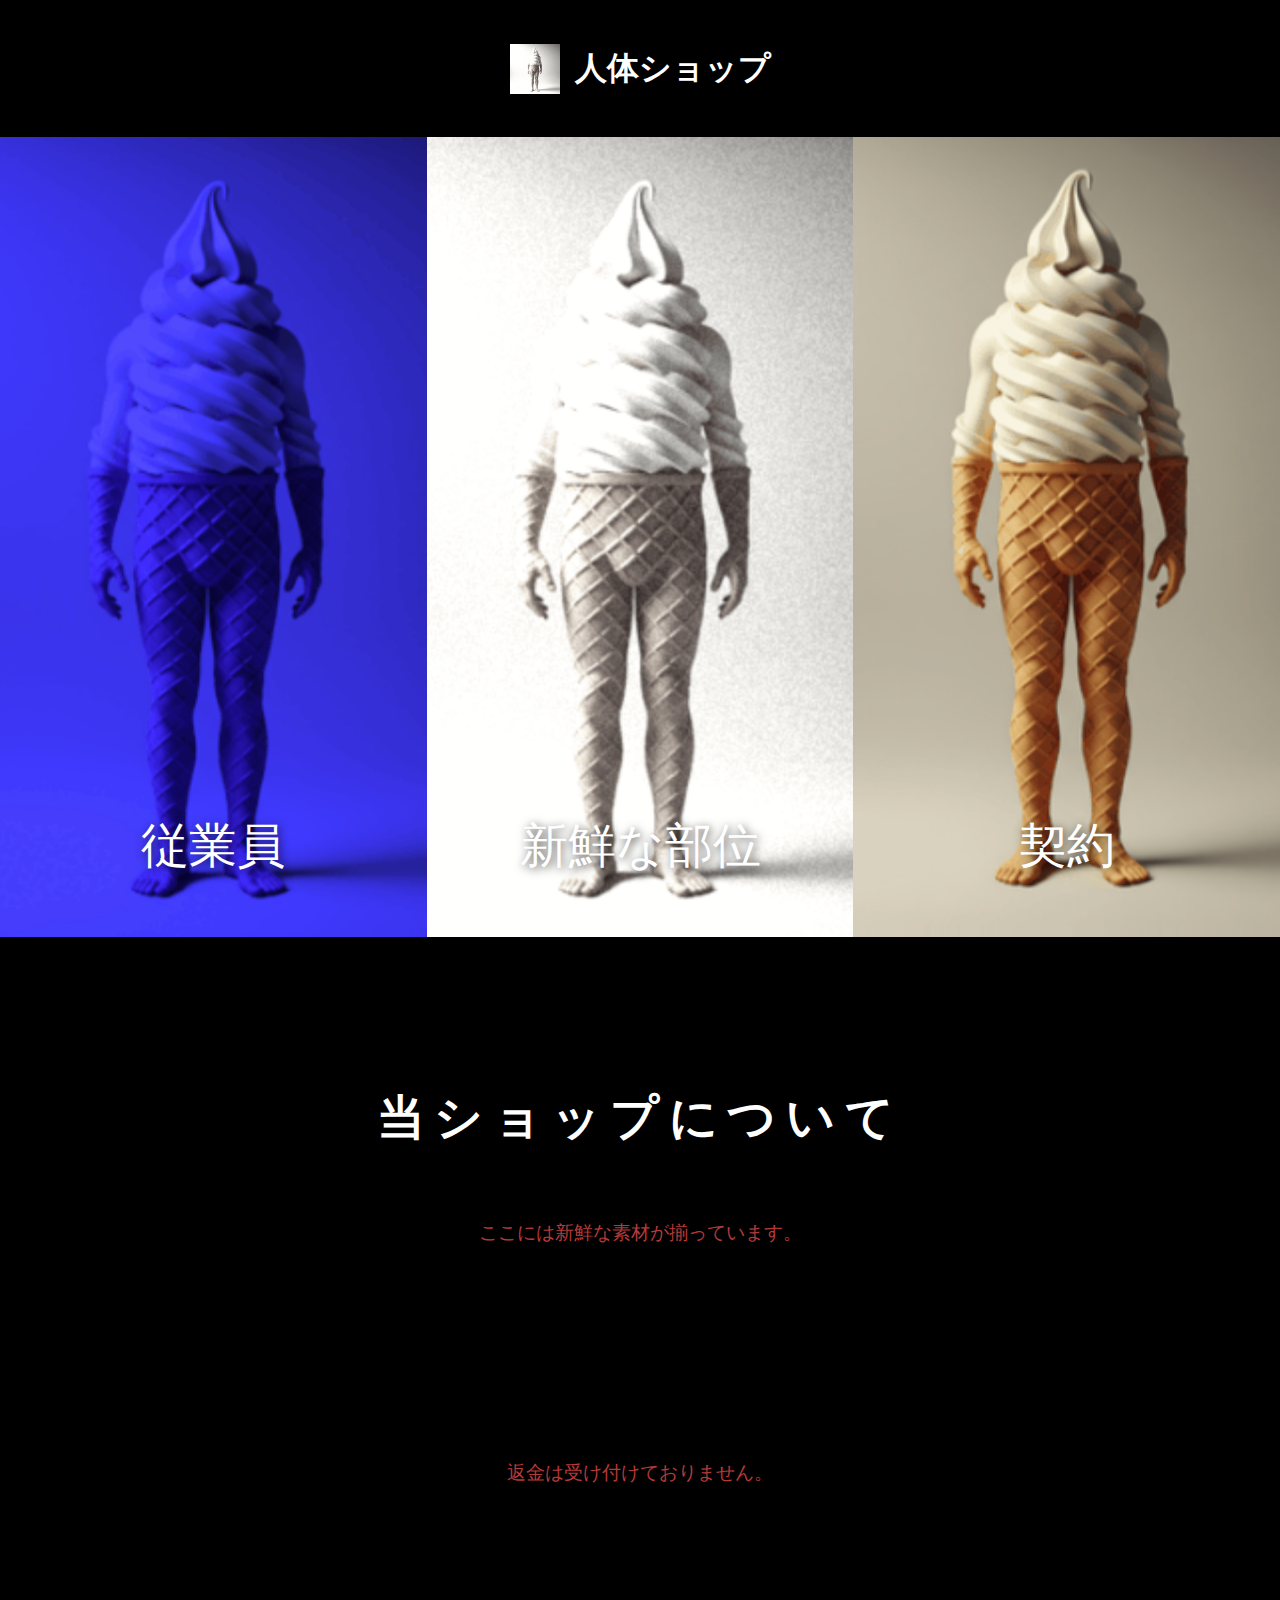
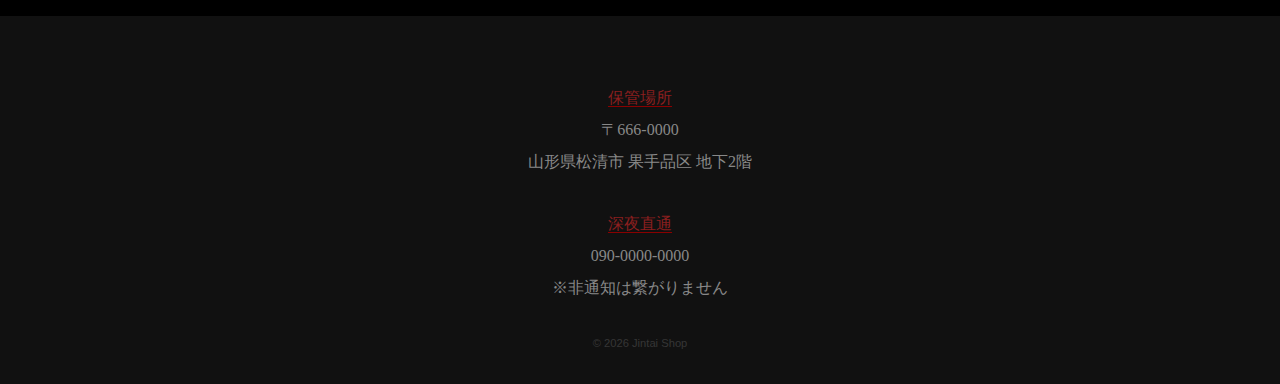
<file: index.html>
<!DOCTYPE html>
<html lang="ja">
<head>
    <meta charset="UTF-8">
    <meta name="viewport" content="width=device-width, initial-scale=1.0">
    <title>人体ショップ | ホーム</title>

    <link rel="preconnect" href="https://fonts.googleapis.com">
    <link rel="preconnect" href="https://fonts.gstatic.com" crossorigin>
    <link href="https://fonts.googleapis.com/css2?family=Philosopher:wght@400;700&display=swap" rel="stylesheet">
    <link rel="stylesheet" href="style2.css">
    <link rel="icon" href="img/gif/1.gif">
</head>
<body>
    <body>
    <header class="page-header">
    <h1>
        <a href="index.html" class="header-logo">
            <img src="img/gif/2.gif" alt="アイコン" class="header-icon">
            <span class="header-text">人体ショップ</span>
        </a>
    </h1>
</header>
       
    <div class="top-nav-area">
    
    <a href="04.html" class="nav-box box-left">
        <span class="nav-text">従業員</span>
    </a>

    <a href="02.html" class="nav-box box-center">
        <span class="nav-text">新鮮な部位</span>
    </a>

    <a href="03.html" class="nav-box box-right">
        <span class="nav-text">契約</span>
    </a>

</div>
    <section class="concept-area">
    <h2 class="bloody-title">当ショップについて</h2>
    <p class="scary-text">
        ここには新鮮な素材が揃っています。<br>
        <br>
        <br>
        <br>
        <br>
        返金は受け付けておりません。
    </p>
</section>

</body>
<footer class="site-footer">
    <div class="footer-content">
        <p class="footer-text">
            <span class="label">保管場所</span><br>
            〒666-0000<br>
            山形県松清市 果手品区 地下2階
        </p>
        <p class="footer-text">
            <span class="label">深夜直通</span><br>
            090-0000-0000<br>
            <span class="small-text">※非通知は繋がりません</span>
        </p>
    </div>
    <p class="copyright">&copy; 2026 Jintai Shop</p>
</footer>

</body>
</html>
</file>
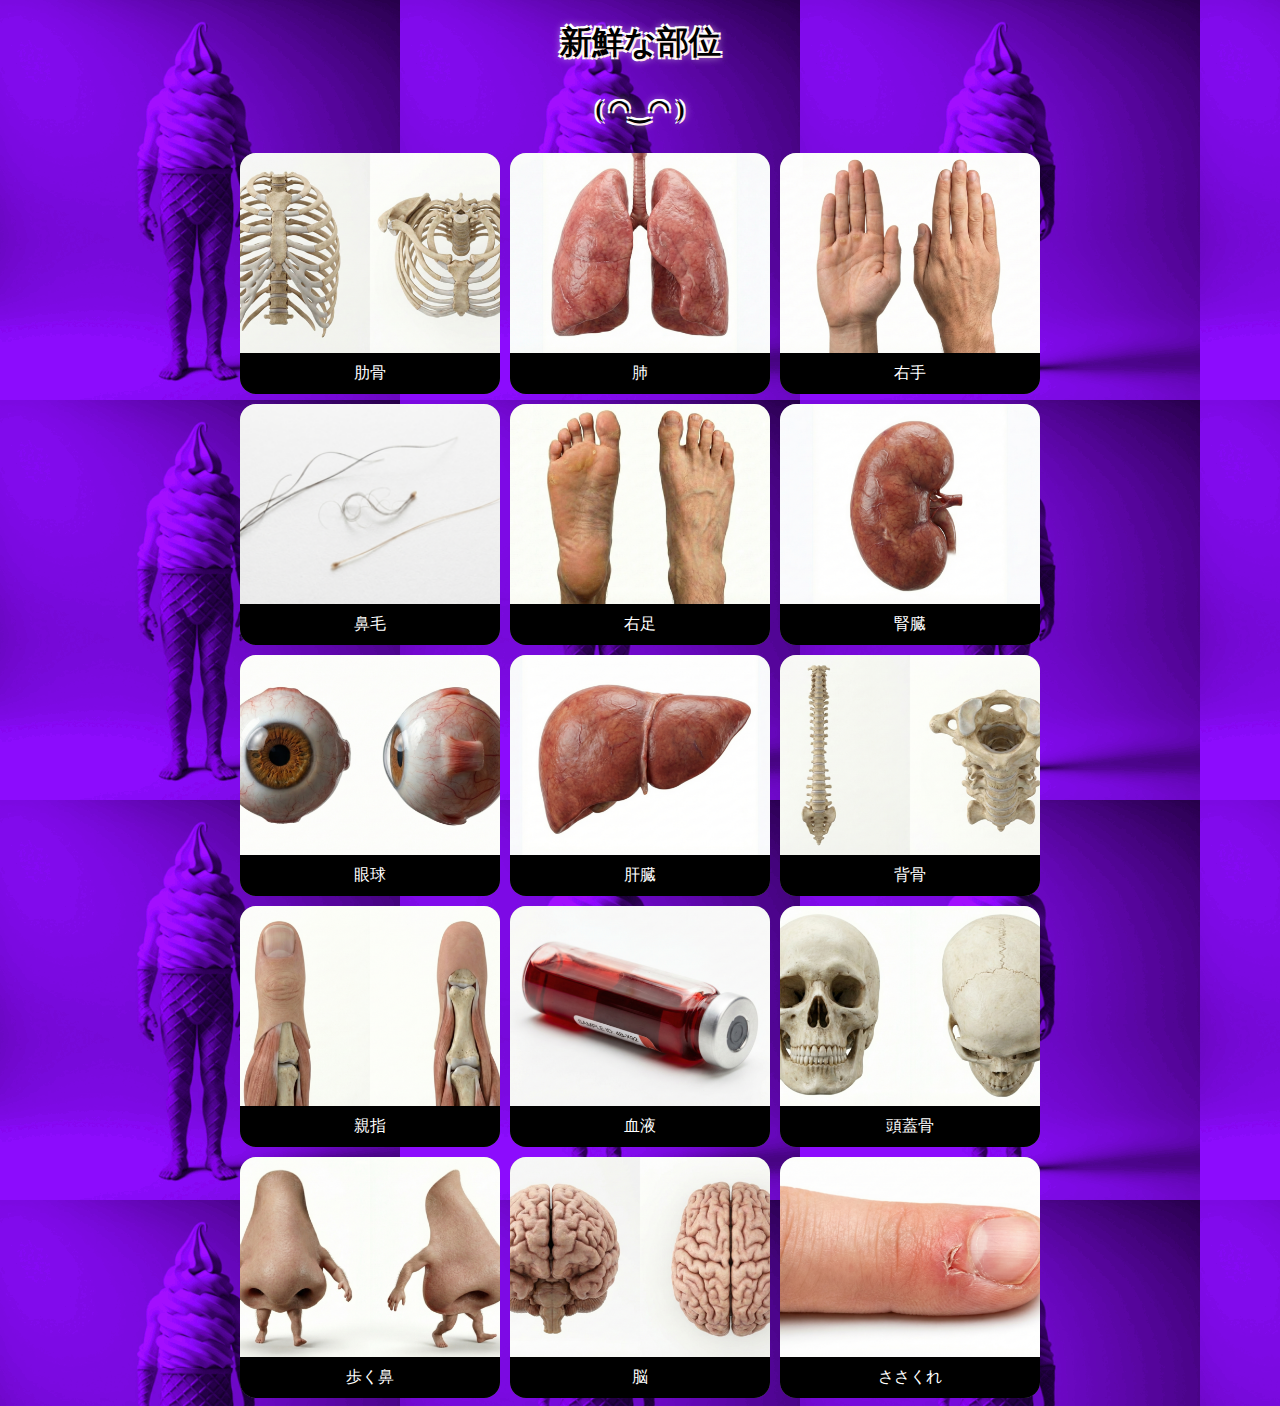
<file: 02.html>
<!DOCTYPE html>
<html lang="ja">
<head>
    <meta charset="UTF-8">
    <meta name="viewport" content="width=device-width, initial-scale=1.0">
    <title>新鮮な部位 | 人体ショップ</title>
    <link rel="stylesheet" href="style4.css">
    <link rel="icon" href="img/gif/1.gif">
</head>
<body>

    <h1 class="page-title">新鮮な部位</h1>
    <h2 class="page-title">( ◠‿◠ )</h2>
    
    <div class="container">
        <div class="item">
            <img src="img/png/2.png" alt="商品画像">
            <p>肋骨</p>
            </div>
        <div class="item">
            <img src="img/png/3.png" alt="商品画像">
            <p>肺</p>
            </div>
        <div class="item">
            <img src="img/png/4.png" alt="商品画像">
            <p>右手</p>
            </div><div class="item">
            <img src="img/png/5.png" alt="商品画像">
            <p>鼻毛</p>
            </div><div class="item">
            <img src="img/png/6.png" alt="商品画像">
            <p>右足</p>
            </div><div class="item">
            <img src="img/png/7.png" alt="商品画像">
            <p>腎臓</p>
            </div><div class="item">
            <img src="img/png/8.png" alt="商品画像">
            <p>眼球</p>
            </div><div class="item">
            <img src="img/png/9.png" alt="商品画像">
            <p>肝臓</p>
            </div><div class="item">
            <img src="img/png/10.png" alt="商品画像">
            <p>背骨</p>
            </div><div class="item">
            <img src="img/png/11.png" alt="商品画像">
            <p>親指</p>
            </div><div class="item">
            <img src="img/png/12.png" alt="商品画像">
            <p>血液</p>
            </div><div class="item">
            <img src="img/png/13.png" alt="商品画像">
            <p>頭蓋骨</p>
            </div><div class="item">
            <img src="img/png/14.png" alt="商品画像">
            <p>歩く鼻</p>
            </div><div class="item">
            <img src="img/png/15.png" alt="商品画像">
            <p>脳</p>
            </div><div class="item">
            <img src="img/png/16.png" alt="商品画像">
            <p>ささくれ</p>
            </div>
    
 <script>
    const sound = new Audio('mp3/2.mp3'); 
    const items = document.querySelectorAll('.item');

   
    const prices = ["¥ 500", "¥ 2,980,000", "SOLD OUT", "¥ 9,800", ];

    items.forEach(item => {
        item.addEventListener('click', (e) => {
            
            sound.currentTime = 0; 
            sound.play();

            
            const el = document.createElement('div');
            el.className = 'price-pop';
            
            el.innerText = prices[Math.floor(Math.random() * prices.length)]; 

            
            el.style.left = e.pageX + 'px';
            el.style.top = e.pageY + 'px';
            document.body.appendChild(el);

            
            setTimeout(() => { el.remove(); }, 1000);
        });
    });
</script>    
</body>
</html>
</file>
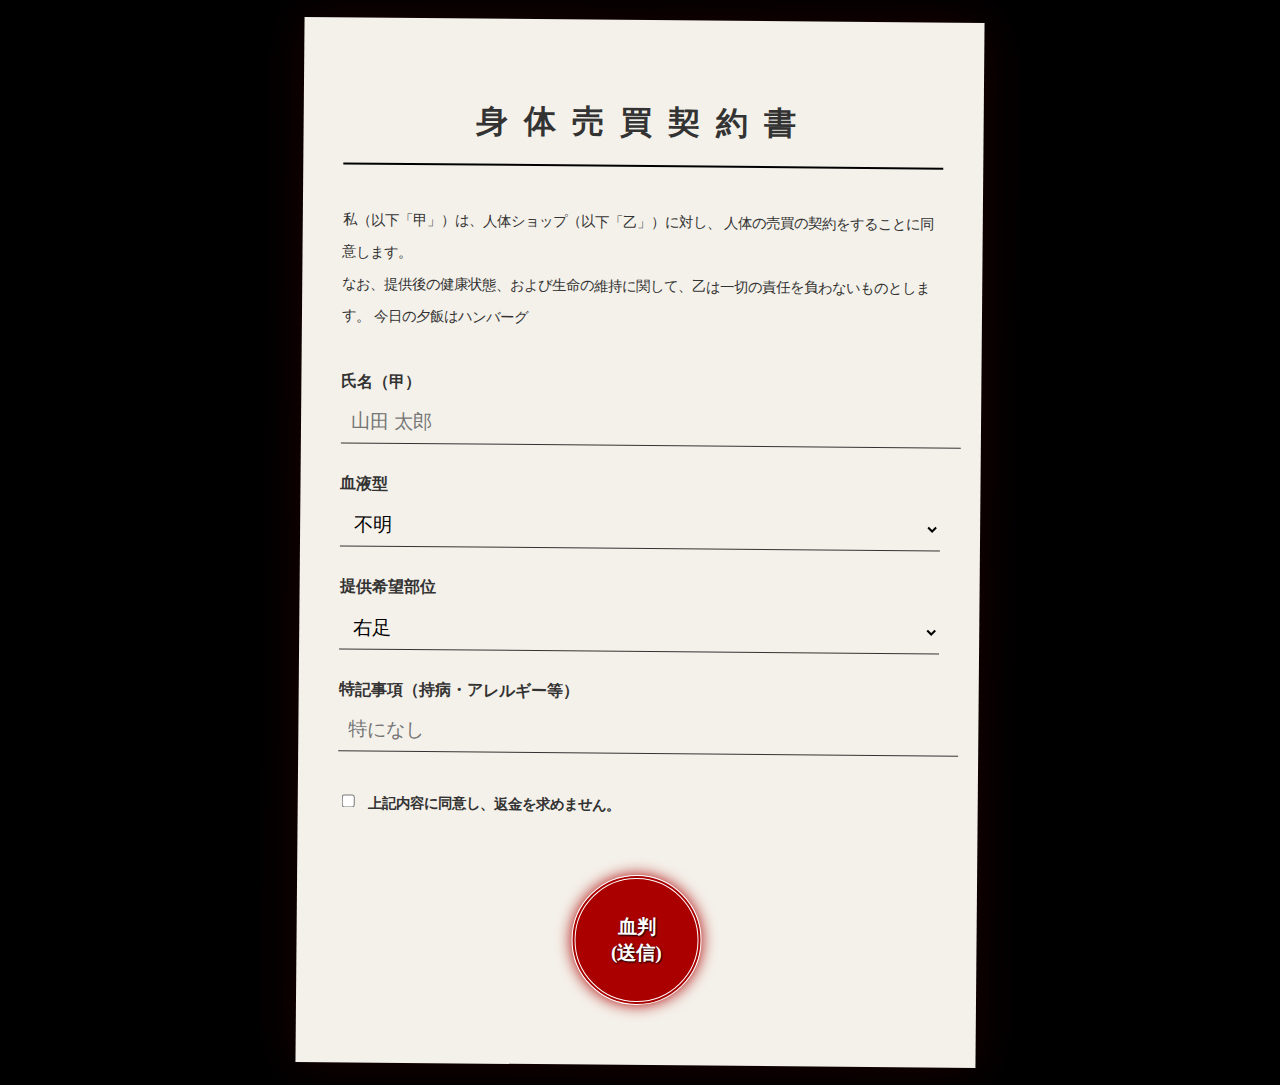
<file: 03.html>
<!DOCTYPE html>
<html lang="ja">
<head>
    <meta charset="UTF-8">
    <meta name="viewport" content="width=device-width, initial-scale=1.0">
    <title>身体売買契約書 | DO NOT LEAVE</title>
    <link rel="stylesheet" href="style3.css">
    <link rel="icon" href="img/gif/1.gif">
    
    <style>
       
        body {
            background-color: #000; 
            color: #333;
            display: flex;
            justify-content: center;
            align-items: center;
            min-height: 100vh;
            margin: 0;
            padding: 20px;
            font-family: "Yu Mincho", "YuMincho", serif; 
            overflow: hidden; 
        }

        
        .contract-paper {
            background-color: #f4f1ea; 
            width: 100%;
            max-width: 600px;
            padding: 60px 40px;
            box-shadow: 0 0 50px rgba(138, 0, 0, 0.2); 
            position: relative;
            transform: rotate(0.5deg);
        }

        
        .contract-title {
            text-align: center;
            font-size: 2rem;
            margin-bottom: 40px;
            letter-spacing: 0.5em;
            border-bottom: 2px solid #000;
            padding-bottom: 20px;
        }

        
        .contract-text {
            font-size: 0.9rem;
            line-height: 2.2;
            margin-bottom: 40px;
        }

        
        .form-group {
            margin-bottom: 30px;
        }
        
        label {
            display: block;
            font-weight: bold;
            margin-bottom: 8px;
            font-size: 1rem;
        }

        
        input, select, textarea {
            width: 100%;
            padding: 10px;
            background: transparent;
            border: none;
            border-bottom: 1px solid #333;
            font-family: "Yu Mincho", "YuMincho", serif;
            font-size: 1.2rem;
            outline: none;
            transition: 0.3s;
        }

        input:focus, select:focus {
            border-bottom: 2px solid #8a0000;
            background-color: rgba(255, 0, 0, 0.05);
        }

        /* ボタン */
        .blood-stamp-btn {
            display: block;
            margin: 60px auto 0;
            width: 130px;
            height: 130px;
            border-radius: 50%;
            background-color: #aa0000; 
            color: #fff;
            border: 4px double #fff;
            font-size: 1.2rem;
            font-family: "Yu Mincho", serif;
            font-weight: bold;
            cursor: pointer;
            transition: all 0.2s;
            box-shadow: 0 0 15px #aa0000;
            text-shadow: 1px 1px 2px #000;
        }

        .blood-stamp-btn:hover {
            transform: scale(1.1);
            background-color: #cc0000;
            box-shadow: 0 0 25px #ff0000;
        }

        .blood-stamp-btn:active {
            transform: scale(0.95);
        }

        
        .stamp-mark {
            position: absolute;
            top: 50%;
            left: 50%;
            transform: translate(-50%, -50%) rotate(-15deg) scale(3); 
            border: 8px solid #aa0000;
            color: #aa0000;
            font-size: 5rem;
            font-weight: bold;
            padding: 20px 40px;
            opacity: 0; 
            pointer-events: none; 
            z-index: 100;
            white-space: nowrap;
            text-shadow: 0 0 10px rgba(0,0,0,0.5);
            
            transition: 0.2s cubic-bezier(0.175, 0.885, 0.32, 1.275); 
            background-color: rgba(255, 255, 255, 0.8); 
            mix-blend-mode: multiply; 
        }

        
        .stamp-mark.show {
            opacity: 1;
            transform: translate(-50%, -50%) rotate(-15deg) scale(1);
        }

        
        .blackout-curtain {
            position: fixed;
            top: 0;
            left: 0;
            width: 100%;
            height: 100%;
            background-color: #000;
            opacity: 0;
            pointer-events: none;
            z-index: 9999;
            transition: opacity 3s ease; 
            
            
            display: flex;
            justify-content: center;
            align-items: center;
            color: #fff;
            font-family: "Yu Mincho", serif;
            font-size: 1.5rem;
            letter-spacing: 0.2em;
        }

        
        .final-message {
            opacity: 0;
            transition: opacity 2s ease 2s; 
        }

    </style>
</head>
<body>

    <div class="contract-paper">
        <h1 class="contract-title">身体売買契約書</h1>

        <p class="contract-text">
            私（以下「甲」）は、人体ショップ（以下「乙」）に対し、
            人体の売買の契約をすることに同意します。<br>
            なお、提供後の健康状態、および生命の維持に関して、乙は一切の責任を負わないものとします。
            今日の夕飯はハンバーグ
        </p>

        <form action="#" method="post" onsubmit="return stampContract()">
            
            <div class="form-group">
                <label>氏名（甲）</label>
                <input type="text" placeholder="山田 太郎" required>
            </div>

            <div class="form-group">
                <label>血液型</label>
                <select>
                    <option>不明</option>
                    <option>A型</option>
                    <option>B型</option>
                    <option>O型</option>
                    <option>AB型</option>
                    <option>くわ型</option>
                </select>
            </div>

            <div class="form-group">
                <label>提供希望部位</label>
                <select>
                    <option>右足</option>
                    <option>左足</option>
                    <option>薬指</option>
                    <option>肝臓</option>
                    <option>腎臓</option>
                    <option>心臓</option>
                    <option>右手</option>
                    <option>左手</option>
                    <option>肺</option>
                    <option>鼻</option>
                    <option>右目</option>
                    <option>左目</option> 
                    <option>鼻毛</option>
                    <option>手の甲</option>
                    <option>親指</option>
                    <option>肋骨</option>
                    <option>背骨</option>
                    <option>脇腹</option>
                    <option>患部</option>
                    <option>血液</option>
                    <option>脂肪</option>
                    <option>頭蓋骨</option>
                    <option>脳</option>
                    <option>海馬</option> 
                </select>
            </div>

            <div class="form-group">
                <label>特記事項（持病・アレルギー等）</label>
                <input type="text" placeholder="特になし">
            </div>

            <div class="form-group">
                <label style="margin-top: 40px; font-size: 0.9rem; cursor: pointer;">
                    <input type="checkbox" required style="width: auto; margin-right: 10px;">
                    上記内容に同意し、返金を求めません。
                </label>
            </div>

            <button type="submit" class="blood-stamp-btn">血判<br>(送信)</button>

        </form>

        <div id="final-stamp" class="stamp-mark">契約成立</div>
    </div>

    <div id="curtain" class="blackout-curtain">
        <p class="final-message">お届けに参ります。</p>
    </div>

    <script>
        function stampContract() {
            
            const audio = new Audio('mp3/2.mp3');
            
            
            audio.volume = 1.0; 
            
            
            audio.play().catch(e => console.log("音声ファイルが見つからないか、再生できませんでした"));

            
            const stamp = document.getElementById('final-stamp');
            stamp.classList.add('show');

            
            setTimeout(() => {
                const curtain = document.getElementById('curtain');
                curtain.style.opacity = '1'; 

                
                const msg = curtain.querySelector('.final-message');
                msg.style.opacity = '1';
                
            }, 1000); 

            
            return false; 
        }
    </script>

</body>
</html>
</file>
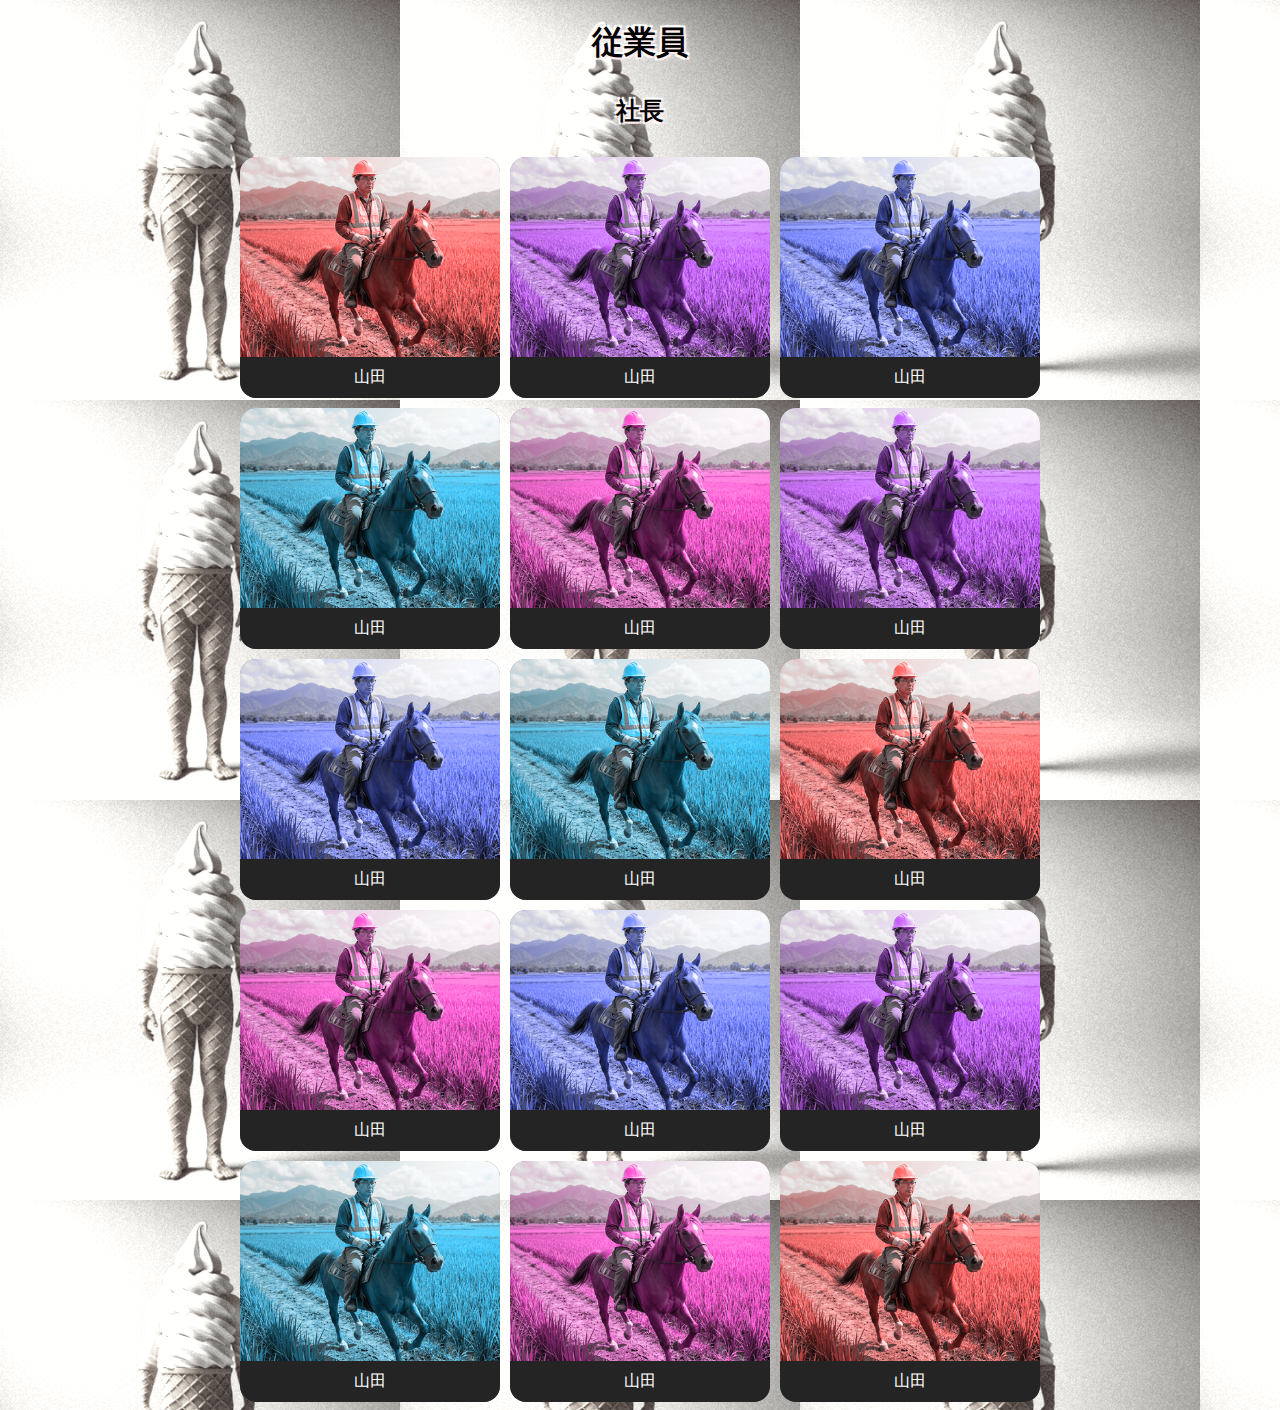
<file: 04.html>
<!DOCTYPE html>
<html lang="ja">
<head>
    <meta charset="UTF-8">
    <meta name="viewport" content="width=device-width, initial-scale=1.0">
    <title>従業員 | 人体ショップ</title>
<link rel="stylesheet" href="style.css">
<link rel="icon" href="img/gif/1.gif">
</head>
<body>

    <h1 class="page-title">従業員</h1>
    <h2 class="page-title">社長</h2>
    
    <div class="container">
        <div class="item">
            <img src="img/png/a1.png" alt="商品画像">
            <p>山田</p>
            </div>
        <div class="item">
            <img src="img/png/a2.png" alt="商品画像">
            <p>山田</p>
            </div>
        <div class="item">
            <img src="img/png/a3.png" alt="商品画像">
            <p>山田</p>
            </div><div class="item">
            <img src="img/png/a4.png" alt="商品画像">
            <p>山田</p>
            </div><div class="item">
            <img src="img/png/a5.png" alt="商品画像">
            <p>山田</p>
            </div><div class="item">
            <img src="img/png/a2.png" alt="商品画像">
            <p>山田</p>
            </div><div class="item">
            <img src="img/png/a3.png" alt="商品画像">
            <p>山田</p>
            </div><div class="item">
            <img src="img/png/a4.png" alt="商品画像">
            <p>山田</p>
            </div><div class="item">
            <img src="img/png/a1.png" alt="商品画像">
            <p>山田</p>
            </div><div class="item">
            <img src="img/png/a5.png" alt="商品画像">
            <p>山田</p>
            </div><div class="item">
            <img src="img/png/a3.png" alt="商品画像">
            <p>山田</p>
            </div><div class="item">
            <img src="img/png/a2.png" alt="商品画像">
            <p>山田</p>
            </div><div class="item">
            <img src="img/png/a4.png" alt="商品画像">
            <p>山田</p>
            </div><div class="item">
            <img src="img/png/a5.png" alt="商品画像">
            <p>山田</p>
            </div><div class="item">
            <img src="img/png/a1.png" alt="商品画像">
            <p>山田</p>
            </div>
  <script>
    
    const sound = new Audio('mp3/3.mp3'); 
    const items = document.querySelectorAll('.item');

    
    const texts = ["痛いっ！！", "触らないで！", "やめろ！！", "あっ…！"];

    items.forEach(item => {
        item.addEventListener('click', (e) => {
            
            sound.currentTime = 0; 
            sound.play();

           
            const el = document.createElement('div');
            el.className = 'scream-pop'; 
            el.innerText = texts[Math.floor(Math.random() * texts.length)]; 

            
            el.style.left = e.pageX + 'px';
            el.style.top = e.pageY + 'px';
            document.body.appendChild(el);

            
            setTimeout(() => { el.remove(); }, 1000);
        });
    });
</script>

<style>
    .scream-pop {
        position: absolute;
        color: #aa0000;       
        font-size: 2.5rem;     
        font-weight: bold;
        font-family: "Yu Mincho", serif; 
        text-shadow: 1px 1px 5px #000;   
        pointer-events: none;
        z-index: 9999;
        animation: screamUp 0.5s ease-out forwards;
        white-space: nowrap;   
    }

   
    @keyframes screamUp {
        0% { opacity: 1; transform: translate(-50%, -50%) scale(1) rotate(0deg); }
        100% { opacity: 0; transform: translate(-50%, -100px) scale(2) rotate(10deg); }
    }
</style>

</body>
</html>
</file>
<file: style2.css>
@charset "utf-8";

html {
    font-size: 100%;
}
body{
    font-family: "Hiragino Kaku Gothic ProN", "Hiragino Sans", "BIZ UDPGothic", sans-serif;
    line-height: 1.7;
    color: #432;
    margin: 0;
    padding: 0;
}
a {
    text-decoration: none;
}
img {
    max-width: 100%;
}
/* レイアウト */
.align-center {
    text-align: center;
}

/* 見出し */
.font-english {
    font-family: 'Philosopher', sans-serif;
    font-weight: normal;
}
.page-title {
    font-size: 3rem;
    text-align: center;
    margin-top: 2rem;
    line-height: 1.4;
}
.cover {
    /*background-size: cover;*/
    /*background-size: 100% 100%;*/
    background-image: url("4.jpg"), url("2.jpg"), url("3.jpg");
    background-size: contain, contain, contain;
    background-repeat: no-repeat, no-repeat, no-repeat;
    /*background-position: center bottom;*/
    background-position: center, left, right;
    height: 800px;
    background-color: #c86262;
}
.concept-area {
    background-color: #000;    
    padding: 100px 20px;       
    text-align: center;        
}

/* タイトル */
.bloody-title {
    color: #ffffff;            
    font-size: 3rem;
    font-family: "Yu Mincho", "YuMincho", serif; 
    margin-bottom: 50px;       
    letter-spacing: 0.2em;    
}

/* 本文 */
.scary-text {
    color: #b63a3a;               
    font-size: 1.2rem;
    line-height: 2.5;          
    font-family: "Yu Mincho", "YuMincho", serif;
}
/*.cover-home {
    background-image: url("main-bg.jpg");
}*/
/*ヘッダー
----------------------------------------------------*/
.top-nav-area {
    display: flex;       
    height: 800px;       
    width: 100%;         
}


.nav-box {
    flex: 1;
    background-size: cover;
    background-position: center;
    background-repeat: no-repeat;
    
    display: flex;
    justify-content: center; 
    
    
    align-items: flex-end;   
    
    
    padding-bottom: 50px;    
    
    text-decoration: none;
    transition: 0.3s;
}
/* 左 */
.box-left {
    background-image: url("img/gif/1.gif"); 
}
/* 真ん中 */
.box-center {
    background-image: url("img/gif/2.gif");
}
/* 右：*/
.box-right {
    background-image: url("img/gif/3.gif"); 
}


.nav-text {
    color: #fff;           
    font-size: 3rem;       
    font-family: 'Philosopher', sans-serif; 
    text-shadow: 2px 2px 10px rgba(0,0,0,0.7);
}


.nav-box:hover {
    opacity: 0.8;
}
/*.page-header {
    padding-top: .5rem;
}*/
.logo-wrap {
    display: flex;           
    justify-content: center; 
    align-items: center;     
    gap: 15px;               
    text-decoration: none;   
    color: #432;
}

.logo {
    width: 80px;
    /*margin: 0 auto;*/ 
    /*display: block;*/
    text-align: center;
}

.logo-text {
    font-size: 2rem;
    font-weight: bold;
}

.main-nav {
    display: flex;
    justify-content: center;
    gap: 2.5rem;
    font-size: 1.5rem;
    list-style: none;
}
.main-nav a {
    color: #432
}
.main-nav a:hover {
    color: #0bd;
}

.page-header {
    background-color: #000;  
    padding: 20px;           
    text-align: center;     
}


.header-logo {
    display: flex;          
    justify-content: center; 
    align-items: center;    
    gap: 15px;              
    text-decoration: none;  
}

.header-icon {
    width: 50px;            
    height: auto;
}
.header-text {
    color: #fff;
    font-size: 2rem;
    font-family: 'Philosopher', sans-serif;
    font-weight: bold;
}
.site-footer {
    background-color: #111;     
    color: #888;
    padding: 50px 20px 20px;
    text-align: center;
}
.footer-text {
    font-family: "Yu Mincho", serif;
    margin-bottom: 30px;
    line-height: 2;
}
.label {
    color: #8b1f1f; 
    border-bottom: 1px solid #8a0000;
}
.copyright {
    font-size: 0.7rem;
    opacity: 0.3;
}
</file>
<file: style4.css>
@charset "utf-8";

body{
  background-image: url("img/gif/1.gif");
    background-color: #ececec; 
    color: #393939;            
    
}
.container {
  display: grid;
  grid-template-columns: 1fr 1fr 1fr;
  
  gap: 10px;
  max-width: 800px; 
  margin: 0 auto;

}
.item {
    background: rgb(120, 129, 131);
    color: #fff;
    padding: 0;             
    border-radius: 16px;   
    overflow: hidden;       
    text-align: center;
    
   
    cursor: pointer;
}   

.item img {
    width: 100%;            
    height: 200px;          
    object-fit: cover;     
    display: block;         
    border-radius: 0;
    /*filter: grayscale(100%);*/  
    
    
    transition: transform 0.5s ease;
}


.item:hover img {
    transform: scale(1.1);
}


.item:active img {
    transform: scale(0.95);
    transition: 0.1s; 
}

.item p {
    font-size: 1rem;
    padding: 10px;          
    margin: 0;              
    font-family: "Yu Mincho", serif;
    
    
    position: relative;
    background: rgb(0, 0, 0); 
}
.page-title {
    text-align: center; 
    color: #ffffff;
    margin-bottom: 30px;
}
h1, h2, .page-title {
    color: #000; 
    text-shadow: 
        2px 2px 0 #ffeaea, -2px -2px 0 #fff,
        -2px 2px 0 #fff, 2px -2px 0 #fff,
        0px 0px 10px #fff; 
}
.price-pop {
    position: absolute;
    color: #ffd700;        
    font-size: 2rem;       
    font-weight: bold;
    font-family: "Impact", sans-serif; 
    text-shadow: 2px 2px 0px #000;     
    pointer-events: none;  
    z-index: 9999;
    
    
    animation: popUp 0.8s ease-out forwards;
}

@keyframes popUp {
    0% { opacity: 1; transform: translateY(0) scale(1); }
    100% { opacity: 0; transform: translateY(-50px) scale(1.5); }
}
</file>
<file: style3.css>
@charset "utf-8";


body {
    overflow: auto !important; 
}

.stamp-mark {
    position: absolute;
    top: 50%;
    left: 50%;
    transform: translate(-50%, -50%) rotate(-15deg) scale(3); 
    border: 5px solid #aa0000;
    color: #aa0000;
    font-size: 5rem;
    font-weight: bold;
    padding: 20px;
    opacity: 0; 
    pointer-events: none;
    z-index: 100;
    white-space: nowrap;
    text-shadow: 0 0 10px rgba(0,0,0,0.5);
    transition: 0.2s cubic-bezier(0.175, 0.885, 0.32, 1.275); 
}


.stamp-mark.show {
    opacity: 1;
    transform: translate(-50%, -50%) rotate(-15deg) scale(1); 
}


.blackout-curtain {
    position: fixed;
    top: 0;
    left: 0;
    width: 100%;
    height: 100%;
    background-color: #000;
    opacity: 0;
    pointer-events: none;
    z-index: 9999;
    transition: opacity 3s ease; 
    
   
    display: flex;
    justify-content: center;
    align-items: center;
    color: #fff;
    font-family: "Yu Mincho", serif;
    font-size: 1.5rem;
}


.final-message {
    opacity: 0;
    transition: opacity 2s ease 3s;
}
</file>
<file: style.css>
@charset "utf-8";

body{
  background-image: url("img/gif/2.gif");
    background-color: #ececec; 
    color: #393939;            
    
}
.container {
  display: grid;
  grid-template-columns: 1fr 1fr 1fr;
  
  gap: 10px;
  max-width: 800px; 
  margin: 0 auto;

}
.item {
    background: rgb(120, 129, 131);
    color: #ffffff;
    padding: 0;             
    border-radius: 16px;   
    overflow: hidden;       
    text-align: center;
    
   
    cursor: pointer;
}   

.item img {
    width: 100%;            
    height: 200px;          
    object-fit: cover;     
    display: block;         
    border-radius: 0;
    /*filter: grayscale(100%);  */
    
    
    transition: transform 0.5s ease;
}


.item:hover img {
    transform: scale(1.1);
}


.item:active img {
    transform: scale(0.95);
    transition: 0.1s; 
}

.item p {
    font-size: 1rem;
    padding: 10px;          
    margin: 0;              
    font-family: "Yu Mincho", serif;
    
    
    position: relative;
    background: rgb(36, 36, 36); 
}
.page-title {
    text-align: center; 
    color: #f9f9f9;
    margin-bottom: 30px;
}
h1, h2, .page-title {
    color: #000; 
    text-shadow: 
        2px 2px 0 #ffeaea, -2px -2px 0 #fff,
        -2px 2px 0 #fff, 2px -2px 0 #fff,
        0px 0px 10px #fff; 
}
.price-pop {
    position: absolute;
    color: #ffd700;        
    font-size: 2rem;       
    font-weight: bold;
    font-family: "Impact", sans-serif; 
    text-shadow: 2px 2px 0px #000;     
    pointer-events: none;  
    z-index: 9999;
    
    
    animation: popUp 0.8s ease-out forwards;
}

@keyframes popUp {
    0% { opacity: 1; transform: translateY(0) scale(1); }
    100% { opacity: 0; transform: translateY(-50px) scale(1.5); }
}
</file>
